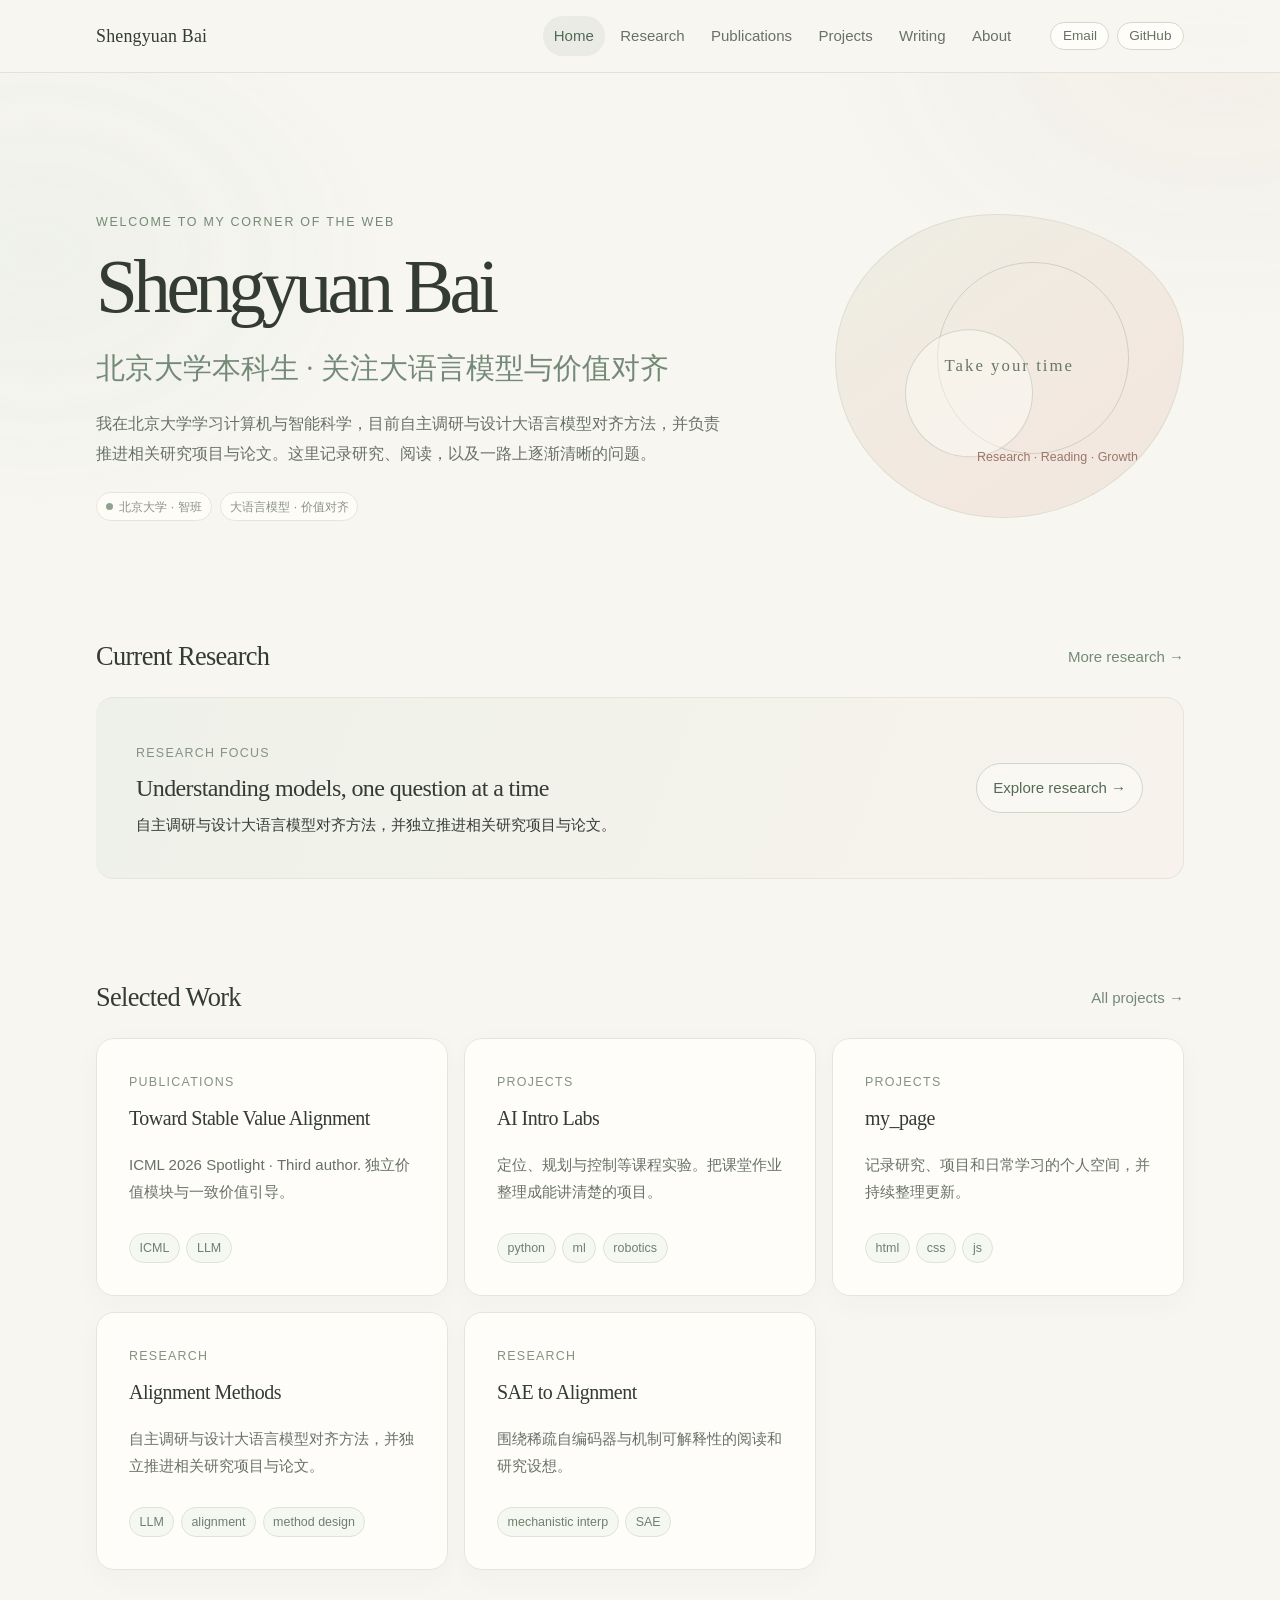
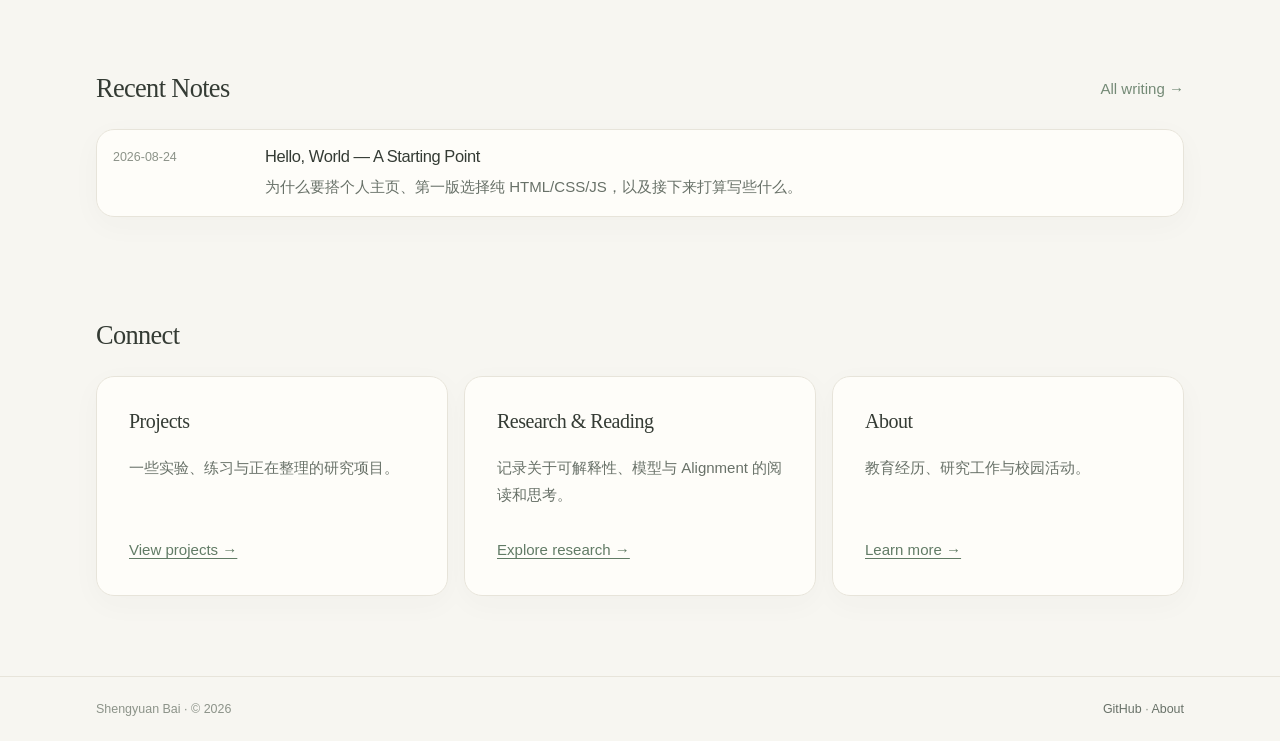
<file: index.html>
<!DOCTYPE html>
<html lang="zh-CN">
  <head>
    <meta charset="utf-8" />
    <meta name="viewport" content="width=device-width, initial-scale=1" />
    <title>Shengyuan Bai | Personal Website</title>
    <meta name="description" content="Shengyuan Bai's personal website: research, projects, and notes on AI alignment." />
    <link rel="icon" href="assets/favicon.svg" type="image/svg+xml" />
    <link rel="stylesheet" href="css/tokens.css" />
    <link rel="stylesheet" href="css/base.css" />
    <link rel="stylesheet" href="css/components.css" />
  </head>
  <body>
    <a class="skip-link" href="#main">Skip to content</a>
    <header class="site-header">
      <div class="wrap topbar">
        <a class="brand" href="index.html">Shengyuan Bai</a>
        <nav class="crumb-nav" data-nav aria-label="Main navigation">
          <a href="index.html">Home</a>
          <span class="sep">/</span>
          <a href="research.html">Research</a>
          <span class="sep">/</span>
          <a href="publications.html">Publications</a>
          <span class="sep">/</span>
          <a href="projects.html">Projects</a>
          <span class="sep">/</span>
          <a href="blog/index.html">Writing</a>
          <span class="sep">/</span>
          <a href="resume.html">About</a>
        </nav>
        <div class="header-links">
          <a class="header-button" href="mailto:2500013113@stu.pku.edu.com">Email</a>
          <a class="header-button" href="https://github.com/Aquarius-bsy" rel="noopener noreferrer">GitHub</a>
        </div>
      </div>
    </header>

    <main id="main">
      <div class="wrap">
        <section class="hero" aria-labelledby="whoami">
          <div class="hero-copy">
            <p class="hero-eyebrow">Welcome to my corner of the web</p>
            <h1 class="hero-name">Shengyuan Bai</h1>
            <p class="hero-line" id="whoami">北京大学本科生 · 关注大语言模型与价值对齐</p>
            <p class="lede">
              我在北京大学学习计算机与智能科学，目前自主调研与设计大语言模型对齐方法，并负责推进相关研究项目与论文。这里记录研究、阅读，以及一路上逐渐清晰的问题。
            </p>
            <div class="meta-row">
              <span class="pill"><span class="dot"></span> 北京大学 · 智班</span>
              <span class="pill">大语言模型 · 价值对齐</span>
            </div>
          </div>
          <div class="hero-aside" aria-hidden="true"><span>Take your time</span><small>Research · Reading · Growth</small></div>
        </section>

        <section class="section" aria-labelledby="research-title">
          <div class="section-head">
            <h2 id="research-title">Current Research</h2>
            <a href="research.html">More research →</a>
          </div>
          <div class="research-intro">
            <div>
              <span class="kicker">Research Focus</span>
              <h3>Understanding models, one question at a time</h3>
              <p>自主调研与设计大语言模型对齐方法，并独立推进相关研究项目与论文。</p>
            </div>
            <a class="button-link" href="research.html">Explore research →</a>
          </div>
        </section>

        <section class="section" aria-labelledby="projects-title">
          <div class="section-head">
            <h2 id="projects-title">Selected Work</h2>
            <a href="projects.html">All projects →</a>
          </div>
          <div class="grid">
            <a class="card" href="publications.html">
              <span class="kicker">Publications</span>
              <h3>Toward Stable Value Alignment</h3>
              <p>ICML 2026 Spotlight · Third author. 独立价值模块与一致价值引导。</p>
              <div class="tags"><span class="tag">ICML</span><span class="tag">LLM</span></div>
            </a>
            <a class="card" href="https://github.com/Aquarius-bsy/AI_Intro" rel="noopener noreferrer">
              <span class="kicker">Projects</span>
              <h3>AI Intro Labs</h3>
              <p>定位、规划与控制等课程实验。把课堂作业整理成能讲清楚的项目。</p>
              <div class="tags"><span class="tag">python</span><span class="tag">ml</span><span class="tag">robotics</span></div>
            </a>
            <a class="card" href="projects.html">
              <span class="kicker">Projects</span>
              <h3>my_page</h3>
              <p>记录研究、项目和日常学习的个人空间，并持续整理更新。</p>
              <div class="tags"><span class="tag">html</span><span class="tag">css</span><span class="tag">js</span></div>
            </a>
            <a class="card" href="research.html">
              <span class="kicker">Research</span>
              <h3>Alignment Methods</h3>
              <p>自主调研与设计大语言模型对齐方法，并独立推进相关研究项目与论文。</p>
              <div class="tags"><span class="tag">LLM</span><span class="tag">alignment</span><span class="tag">method design</span></div>
            </a>
            <a class="card" href="research.html">
              <span class="kicker">Research</span>
              <h3>SAE to Alignment</h3>
              <p>围绕稀疏自编码器与机制可解释性的阅读和研究设想。</p>
              <div class="tags"><span class="tag">mechanistic interp</span><span class="tag">SAE</span></div>
            </a>
          </div>
        </section>

        <section class="section" aria-labelledby="blog-title">
          <div class="section-head">
            <h2 id="blog-title">Recent Notes</h2>
            <a href="blog/index.html">All writing →</a>
          </div>
          <div class="post-list" data-post-list data-limit="2" data-base="blog/"></div>
        </section>

        <section class="section" aria-labelledby="links-title">
          <div class="section-head">
            <h2 id="links-title">Connect</h2>
          </div>
          <div class="grid">
            <article class="card">
              <h3>Projects</h3>
              <p>一些实验、练习与正在整理的研究项目。</p>
              <a href="projects.html">View projects →</a>
            </article>
            <article class="card">
              <h3>Research & Reading</h3>
              <p>记录关于可解释性、模型与 Alignment 的阅读和思考。</p>
              <a href="research.html">Explore research →</a>
            </article>
            <article class="card">
              <h3>About</h3>
              <p>教育经历、研究工作与校园活动。</p>
              <a href="resume.html">Learn more →</a>
            </article>
          </div>
        </section>
      </div>
    </main>

    <footer class="site-footer">
      <div class="wrap statusline">
        <span>Shengyuan Bai · © <span data-year>2026</span></span>
        <span>
          <a href="https://github.com/Aquarius-bsy" rel="noopener noreferrer">GitHub</a>
          ·
          <a href="resume.html">About</a>
        </span>
      </div>
    </footer>

    <script src="js/posts.js"></script>
    <script src="js/main.js"></script>
  </body>
</html>
</file>
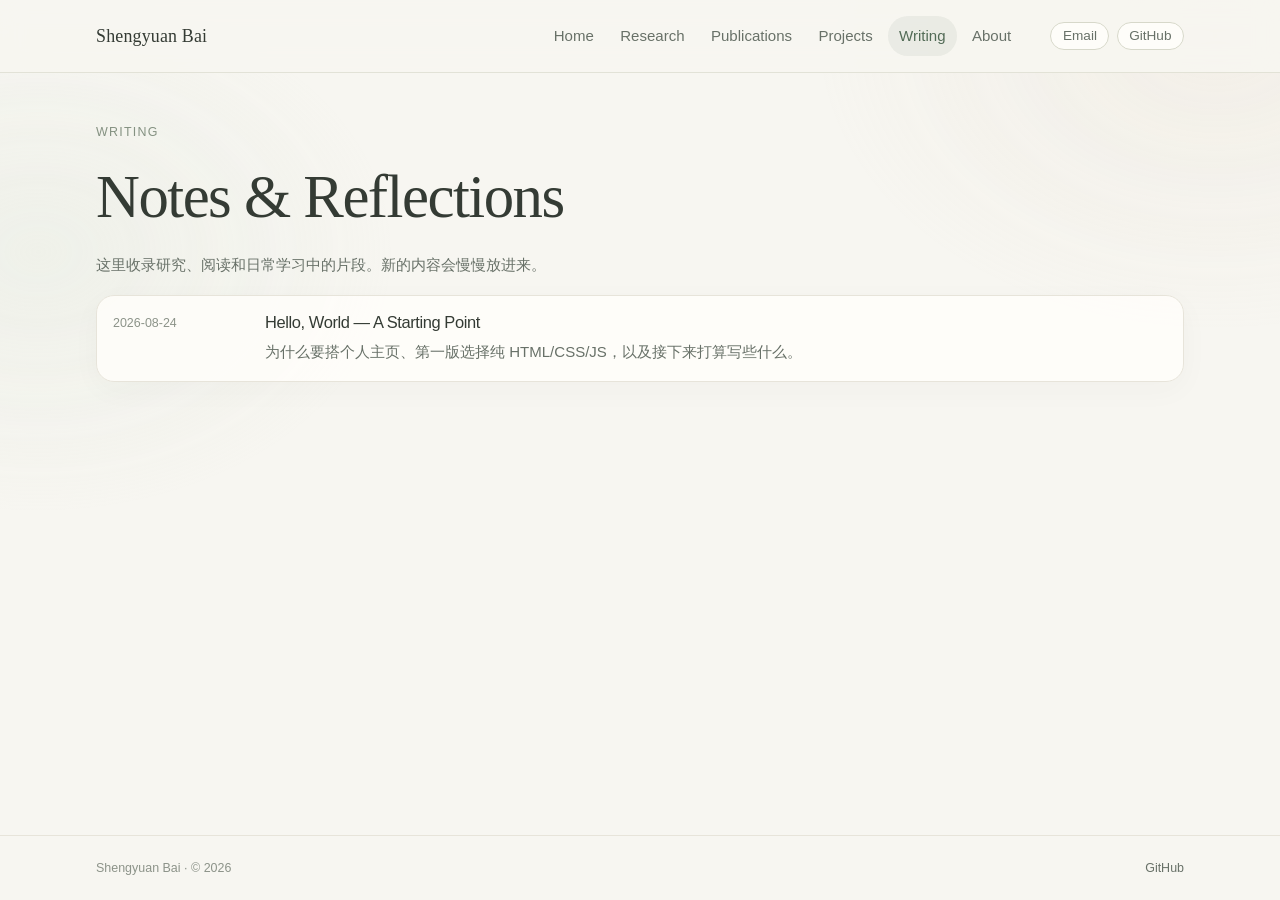
<file: blog/index.html>
<!DOCTYPE html>
<html lang="zh-CN">
  <head>
    <meta charset="utf-8" />
    <meta name="viewport" content="width=device-width, initial-scale=1" />
    <title>Shengyuan Bai | Writing</title>
    <meta name="description" content="Research, reading, and learning notes by Shengyuan Bai." />
    <link rel="icon" href="../assets/favicon.svg" type="image/svg+xml" />
    <link rel="stylesheet" href="../css/tokens.css" />
    <link rel="stylesheet" href="../css/base.css" />
    <link rel="stylesheet" href="../css/components.css" />
  </head>
  <body>
    <a class="skip-link" href="#main">Skip to content</a>
    <header class="site-header">
      <div class="wrap topbar">
        <a class="brand" href="../index.html">Shengyuan Bai</a>
        <nav class="crumb-nav" data-nav aria-label="Main navigation">
          <a href="../index.html">Home</a>
          <span class="sep">/</span>
          <a href="../research.html">Research</a>
          <span class="sep">/</span>
          <a href="../publications.html">Publications</a>
          <span class="sep">/</span>
          <a href="../projects.html">Projects</a>
          <span class="sep">/</span>
          <a href="index.html">Writing</a>
          <span class="sep">/</span>
          <a href="../resume.html">About</a>
        </nav>
        <div class="header-links">
          <a class="header-button" href="mailto:2500013113@stu.pku.edu.com">Email</a>
          <a class="header-button" href="https://github.com/Aquarius-bsy" rel="noopener noreferrer">GitHub</a>
        </div>
      </div>
    </header>

    <main id="main">
      <div class="wrap">
        <p class="kicker">Writing</p>
        <h1>Notes & Reflections</h1>
        <p class="lede">
          这里收录研究、阅读和日常学习中的片段。新的内容会慢慢放进来。
        </p>
        <div class="post-list" data-post-list></div>
      </div>
    </main>

    <footer class="site-footer">
      <div class="wrap statusline">
        <span>Shengyuan Bai · © <span data-year>2026</span></span>
        <span>
          <a href="https://github.com/Aquarius-bsy" rel="noopener noreferrer">GitHub</a>
        </span>
      </div>
    </footer>

    <script src="../js/posts.js"></script>
    <script src="../js/main.js"></script>
  </body>
</html>
</file>
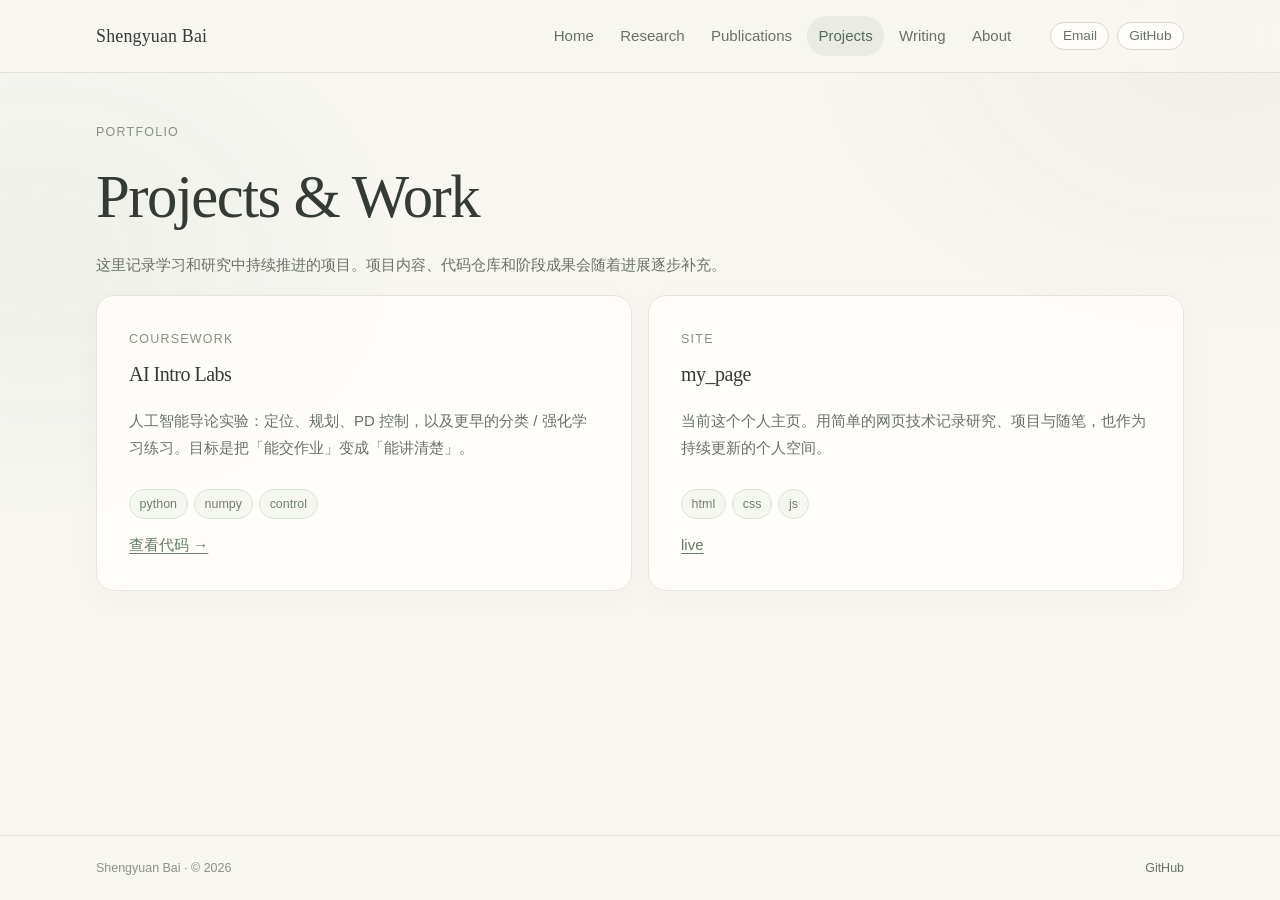
<file: projects.html>
<!DOCTYPE html>
<html lang="zh-CN">
  <head>
    <meta charset="utf-8" />
    <meta name="viewport" content="width=device-width, initial-scale=1" />
    <title>Shengyuan Bai | Projects</title>
    <meta name="description" content="Research and project portfolio of Shengyuan Bai." />
    <link rel="icon" href="assets/favicon.svg" type="image/svg+xml" />
    <link rel="stylesheet" href="css/tokens.css" />
    <link rel="stylesheet" href="css/base.css" />
    <link rel="stylesheet" href="css/components.css" />
  </head>
  <body>
    <a class="skip-link" href="#main">Skip to content</a>
    <header class="site-header">
      <div class="wrap topbar">
        <a class="brand" href="index.html">Shengyuan Bai</a>
        <nav class="crumb-nav" data-nav aria-label="Main navigation">
          <a href="index.html">Home</a>
          <span class="sep">/</span>
          <a href="research.html">Research</a>
          <span class="sep">/</span>
          <a href="publications.html">Publications</a>
          <span class="sep">/</span>
          <a href="projects.html">Projects</a>
          <span class="sep">/</span>
          <a href="blog/index.html">Writing</a>
          <span class="sep">/</span>
          <a href="resume.html">About</a>
        </nav>
        <div class="header-links">
          <a class="header-button" href="mailto:2500013113@stu.pku.edu.com">Email</a>
          <a class="header-button" href="https://github.com/Aquarius-bsy" rel="noopener noreferrer">GitHub</a>
        </div>
      </div>
    </header>

    <main id="main">
      <div class="wrap">
        <p class="kicker">Portfolio</p>
        <h1>Projects & Work</h1>
        <p class="lede">
          这里记录学习和研究中持续推进的项目。项目内容、代码仓库和阶段成果会随着进展逐步补充。
        </p>

        <div class="grid">
          <article class="card">
            <span class="kicker">coursework</span>
            <h3>AI Intro Labs</h3>
            <p>
              人工智能导论实验：定位、规划、PD 控制，以及更早的分类 / 强化学习练习。目标是把「能交作业」变成「能讲清楚」。
            </p>
            <div class="tags">
              <span class="tag">python</span>
              <span class="tag">numpy</span>
              <span class="tag">control</span>
            </div>
            <p>
              <a href="https://github.com/Aquarius-bsy/AI_Intro" rel="noopener noreferrer">查看代码 →</a>
            </p>
          </article>

          <article class="card">
            <span class="kicker">site</span>
            <h3>my_page</h3>
            <p>
              当前这个个人主页。用简单的网页技术记录研究、项目与随笔，也作为持续更新的个人空间。
            </p>
            <div class="tags">
              <span class="tag">html</span>
              <span class="tag">css</span>
              <span class="tag">js</span>
            </div>
            <p>
              <a href="index.html">live</a>
            </p>
          </article>
        </div>
      </div>
    </main>

    <footer class="site-footer">
      <div class="wrap statusline">
        <span>Shengyuan Bai · © <span data-year>2026</span></span>
        <span>
          <a href="https://github.com/Aquarius-bsy" rel="noopener noreferrer">GitHub</a>
        </span>
      </div>
    </footer>

    <script src="js/posts.js"></script>
    <script src="js/main.js"></script>
  </body>
</html>
</file>
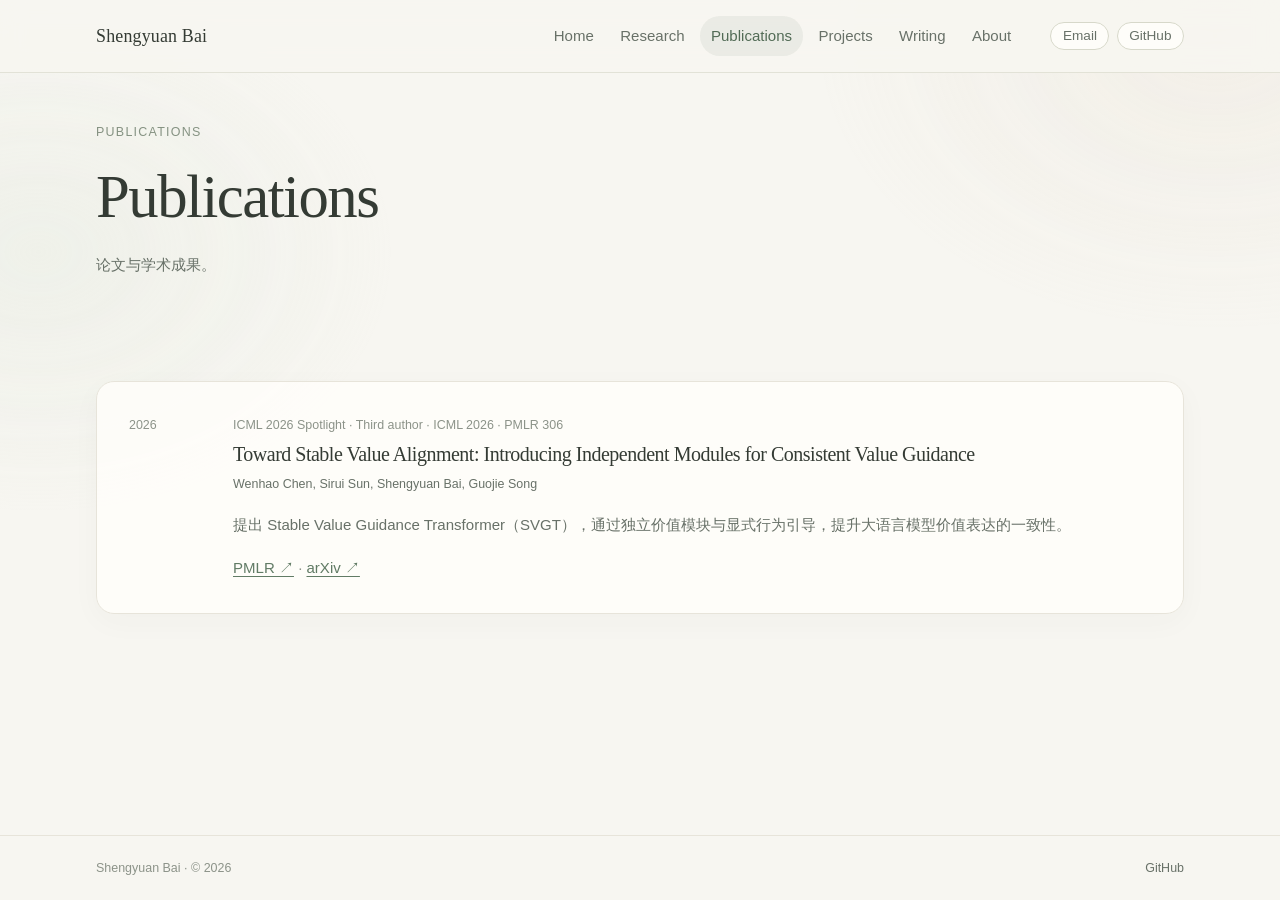
<file: publications.html>
<!DOCTYPE html>
<html lang="zh-CN">
  <head>
    <meta charset="utf-8" />
    <meta name="viewport" content="width=device-width, initial-scale=1" />
    <title>Shengyuan Bai | Publications</title>
    <meta name="description" content="Publications by Shengyuan Bai." />
    <link rel="icon" href="assets/favicon.svg" type="image/svg+xml" />
    <link rel="stylesheet" href="css/tokens.css" />
    <link rel="stylesheet" href="css/base.css" />
    <link rel="stylesheet" href="css/components.css" />
  </head>
  <body>
    <a class="skip-link" href="#main">Skip to content</a>
    <header class="site-header">
      <div class="wrap topbar">
        <a class="brand" href="index.html">Shengyuan Bai</a>
        <nav class="crumb-nav" data-nav aria-label="Main navigation">
          <a href="index.html">Home</a><span class="sep">/</span>
          <a href="research.html">Research</a><span class="sep">/</span>
          <a href="publications.html">Publications</a><span class="sep">/</span>
          <a href="projects.html">Projects</a><span class="sep">/</span>
          <a href="blog/index.html">Writing</a><span class="sep">/</span>
          <a href="resume.html">About</a>
        </nav>
        <div class="header-links">
          <a class="header-button" href="mailto:2500013113@stu.pku.edu.com">Email</a>
          <a class="header-button" href="https://github.com/Aquarius-bsy" rel="noopener noreferrer">GitHub</a>
        </div>
      </div>
    </header>

    <main id="main">
      <div class="wrap">
        <p class="kicker">Publications</p>
        <h1>Publications</h1>
        <p class="lede article-lede">论文与学术成果。</p>
        <section class="section" aria-label="Publication list">
          <div class="publication-list" data-publication-list></div>
        </section>
      </div>
    </main>

    <footer class="site-footer">
      <div class="wrap statusline">
        <span>Shengyuan Bai · © <span data-year>2026</span></span>
        <span><a href="https://github.com/Aquarius-bsy" rel="noopener noreferrer">GitHub</a></span>
      </div>
    </footer>

    <script src="js/publications.js"></script>
    <script src="js/posts.js"></script>
    <script src="js/main.js"></script>
  </body>
</html>
</file>
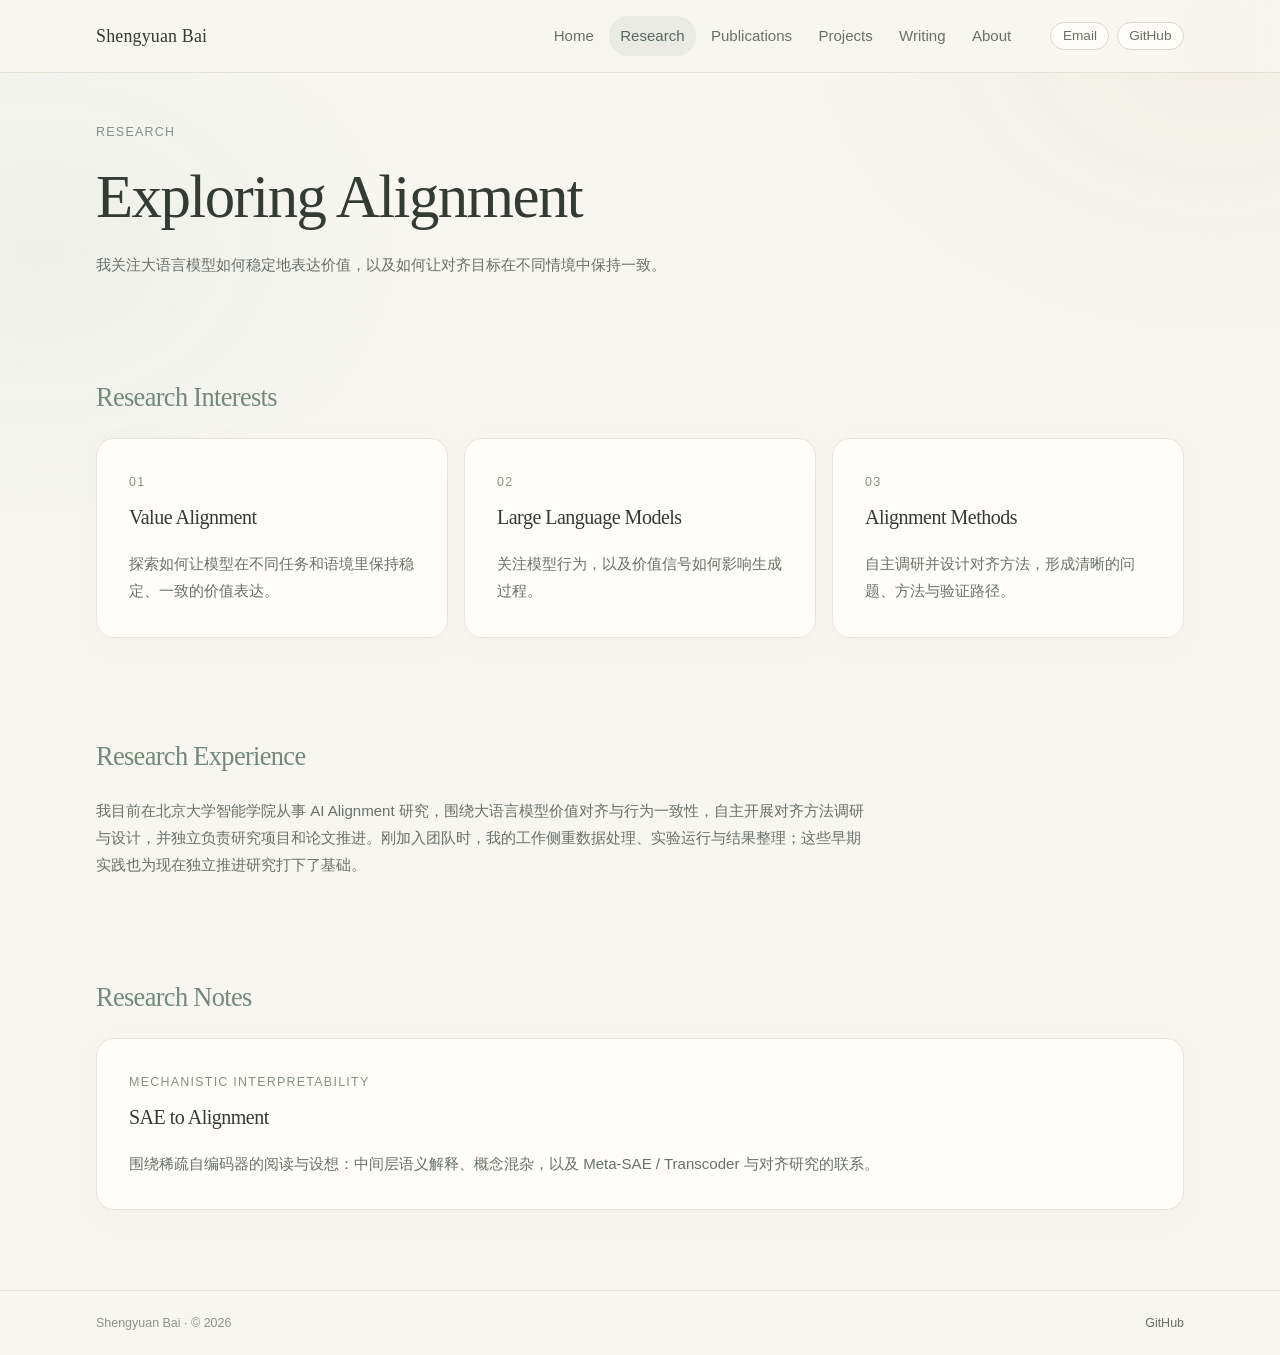
<file: research.html>
<!DOCTYPE html>
<html lang="zh-CN">
  <head>
    <meta charset="utf-8" />
    <meta name="viewport" content="width=device-width, initial-scale=1" />
    <title>Shengyuan Bai | Research</title>
    <meta name="description" content="Research interests and experience of Shengyuan Bai in large language model alignment." />
    <link rel="icon" href="assets/favicon.svg" type="image/svg+xml" />
    <link rel="stylesheet" href="css/tokens.css" />
    <link rel="stylesheet" href="css/base.css" />
    <link rel="stylesheet" href="css/components.css" />
  </head>
  <body>
    <a class="skip-link" href="#main">Skip to content</a>
    <header class="site-header">
      <div class="wrap topbar">
        <a class="brand" href="index.html">Shengyuan Bai</a>
        <nav class="crumb-nav" data-nav aria-label="Main navigation">
          <a href="index.html">Home</a><span class="sep">/</span>
          <a href="research.html">Research</a><span class="sep">/</span>
          <a href="publications.html">Publications</a><span class="sep">/</span>
          <a href="projects.html">Projects</a><span class="sep">/</span>
          <a href="blog/index.html">Writing</a><span class="sep">/</span>
          <a href="resume.html">About</a>
        </nav>
        <div class="header-links">
          <a class="header-button" href="mailto:2500013113@stu.pku.edu.com">Email</a>
          <a class="header-button" href="https://github.com/Aquarius-bsy" rel="noopener noreferrer">GitHub</a>
        </div>
      </div>
    </header>

    <main id="main">
      <div class="wrap">
        <p class="kicker">Research</p>
        <h1>Exploring Alignment</h1>
        <p class="lede article-lede">我关注大语言模型如何稳定地表达价值，以及如何让对齐目标在不同情境中保持一致。</p>

        <section class="section research-block" aria-labelledby="focus-title">
          <div class="section-head"><h2 id="focus-title">Research Interests</h2></div>
          <div class="focus-grid">
            <article class="card"><span class="kicker">01</span><h3>Value Alignment</h3><p>探索如何让模型在不同任务和语境里保持稳定、一致的价值表达。</p></article>
            <article class="card"><span class="kicker">02</span><h3>Large Language Models</h3><p>关注模型行为，以及价值信号如何影响生成过程。</p></article>
            <article class="card"><span class="kicker">03</span><h3>Alignment Methods</h3><p>自主调研并设计对齐方法，形成清晰的问题、方法与验证路径。</p></article>
          </div>
        </section>

        <section class="section research-block" aria-labelledby="experience-title">
          <div class="section-head"><h2 id="experience-title">Research Experience</h2></div>
          <p class="lede article-lede">我目前在北京大学智能学院从事 AI Alignment 研究，围绕大语言模型价值对齐与行为一致性，自主开展对齐方法调研与设计，并独立负责研究项目和论文推进。刚加入团队时，我的工作侧重数据处理、实验运行与结果整理；这些早期实践也为现在独立推进研究打下了基础。</p>
        </section>

        <section class="section research-block" aria-labelledby="notes-title">
          <div class="section-head"><h2 id="notes-title">Research Notes</h2></div>
          <article class="card">
            <span class="kicker">Mechanistic Interpretability</span>
            <h3>SAE to Alignment</h3>
            <p>围绕稀疏自编码器的阅读与设想：中间层语义解释、概念混杂，以及 Meta-SAE / Transcoder 与对齐研究的联系。</p>
          </article>
        </section>

      </div>
    </main>

    <footer class="site-footer"><div class="wrap statusline"><span>Shengyuan Bai · © <span data-year>2026</span></span><span><a href="https://github.com/Aquarius-bsy" rel="noopener noreferrer">GitHub</a></span></div></footer>
    <script src="js/posts.js"></script>
    <script src="js/main.js"></script>
  </body>
</html>
</file>
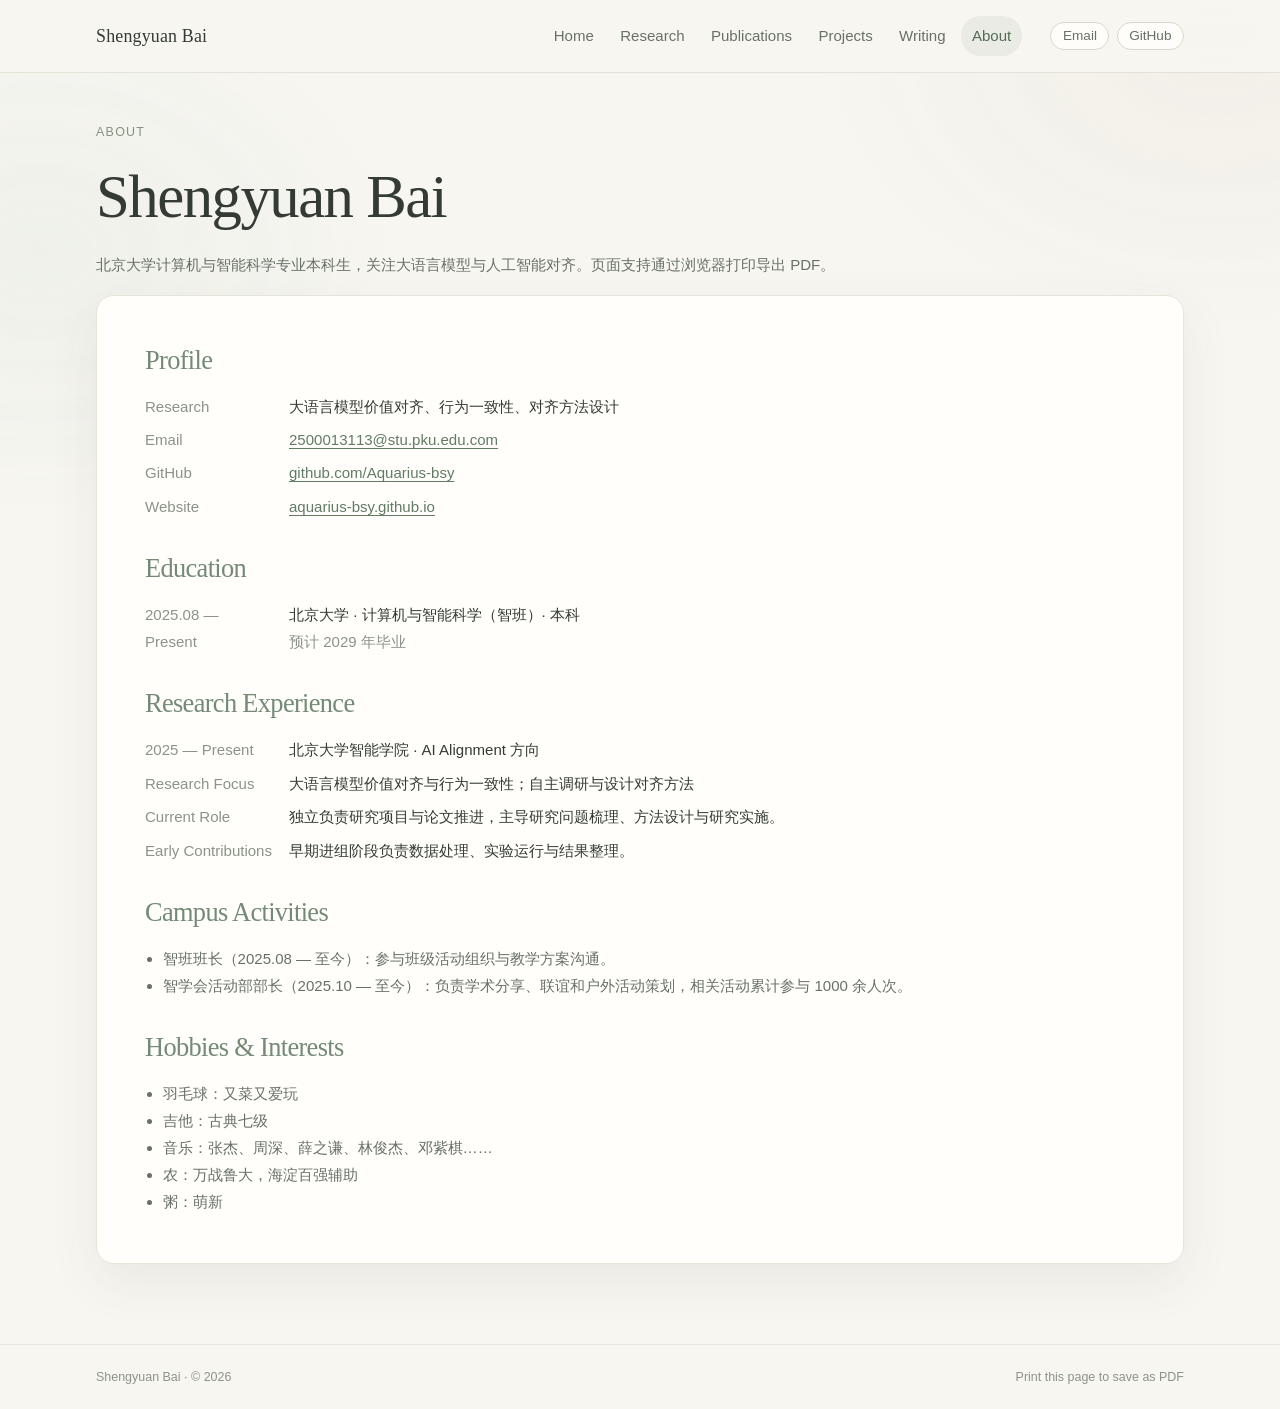
<file: resume.html>
<!DOCTYPE html>
<html lang="zh-CN">
  <head>
    <meta charset="utf-8" />
    <meta name="viewport" content="width=device-width, initial-scale=1" />
    <title>Shengyuan Bai | About</title>
    <meta name="description" content="Education, research, campus activities, and interests of Shengyuan Bai." />
    <link rel="icon" href="assets/favicon.svg" type="image/svg+xml" />
    <link rel="stylesheet" href="css/tokens.css" />
    <link rel="stylesheet" href="css/base.css" />
    <link rel="stylesheet" href="css/components.css" />
  </head>
  <body class="page-resume">
    <a class="skip-link" href="#main">Skip to content</a>
    <header class="site-header">
      <div class="wrap topbar">
        <a class="brand" href="index.html">Shengyuan Bai</a>
        <nav class="crumb-nav" data-nav aria-label="Main navigation">
          <a href="index.html">Home</a>
          <span class="sep">/</span>
          <a href="research.html">Research</a>
          <span class="sep">/</span>
          <a href="publications.html">Publications</a>
          <span class="sep">/</span>
          <a href="projects.html">Projects</a>
          <span class="sep">/</span>
          <a href="blog/index.html">Writing</a>
          <span class="sep">/</span>
          <a href="resume.html">About</a>
        </nav>
        <div class="header-links">
          <a class="header-button" href="mailto:2500013113@stu.pku.edu.com">Email</a>
          <a class="header-button" href="https://github.com/Aquarius-bsy" rel="noopener noreferrer">GitHub</a>
        </div>
      </div>
    </header>

    <main id="main">
      <div class="wrap">
        <p class="kicker no-print">About</p>
        <h1>Shengyuan Bai</h1>
        <p class="lede no-print">
          北京大学计算机与智能科学专业本科生，关注大语言模型与人工智能对齐。页面支持通过浏览器打印导出 PDF。
        </p>

        <div class="resume-paper resume">
            <section class="resume-block">
              <h2>Profile</h2>
              <dl>
                <dt>Research</dt>
                <dd>大语言模型价值对齐、行为一致性、对齐方法设计</dd>
                <dt>Email</dt>
                <dd><a href="mailto:2500013113@stu.pku.edu.com">2500013113@stu.pku.edu.com</a></dd>
                <dt>GitHub</dt>
                <dd><a href="https://github.com/Aquarius-bsy" rel="noopener noreferrer">github.com/Aquarius-bsy</a></dd>
                <dt>Website</dt>
                <dd><a href="https://aquarius-bsy.github.io/">aquarius-bsy.github.io</a></dd>
              </dl>
            </section>

            <section class="resume-block">
              <h2>Education</h2>
              <dl>
                <dt>2025.08 — Present</dt>
                <dd>
                  北京大学 · 计算机与智能科学（智班）· 本科
                  <div class="muted">预计 2029 年毕业</div>
                </dd>
              </dl>
            </section>

            <section class="resume-block">
              <h2>Research Experience</h2>
              <dl>
                <dt>2025 — Present</dt>
                <dd>北京大学智能学院 · AI Alignment 方向</dd>
                <dt>Research Focus</dt>
                <dd>大语言模型价值对齐与行为一致性；自主调研与设计对齐方法</dd>
                <dt>Current Role</dt>
                <dd>独立负责研究项目与论文推进，主导研究问题梳理、方法设计与研究实施。</dd>
                <dt>Early Contributions</dt>
                <dd>早期进组阶段负责数据处理、实验运行与结果整理。</dd>
              </dl>
            </section>

            <section class="resume-block">
              <h2>Campus Activities</h2>
              <ul>
                <li>智班班长（2025.08 — 至今）：参与班级活动组织与教学方案沟通。</li>
                <li>智学会活动部部长（2025.10 — 至今）：负责学术分享、联谊和户外活动策划，相关活动累计参与 1000 余人次。</li>
              </ul>
            </section>

            <section class="resume-block">
              <h2>Hobbies & Interests</h2>
              <ul>
                <li>羽毛球：又菜又爱玩</li>
                <li>吉他：古典七级</li>
                <li>音乐：张杰、周深、薛之谦、林俊杰、邓紫棋……</li>
                <li>农：万战鲁大，海淀百强辅助</li>
                <li>粥：萌新</li>
              </ul>
            </section>
        </div>
      </div>
    </main>

    <footer class="site-footer">
      <div class="wrap statusline">
        <span>Shengyuan Bai · © <span data-year>2026</span></span>
        <span class="no-print">Print this page to save as PDF</span>
      </div>
    </footer>

    <script src="js/posts.js"></script>
    <script src="js/main.js"></script>
  </body>
</html>
</file>
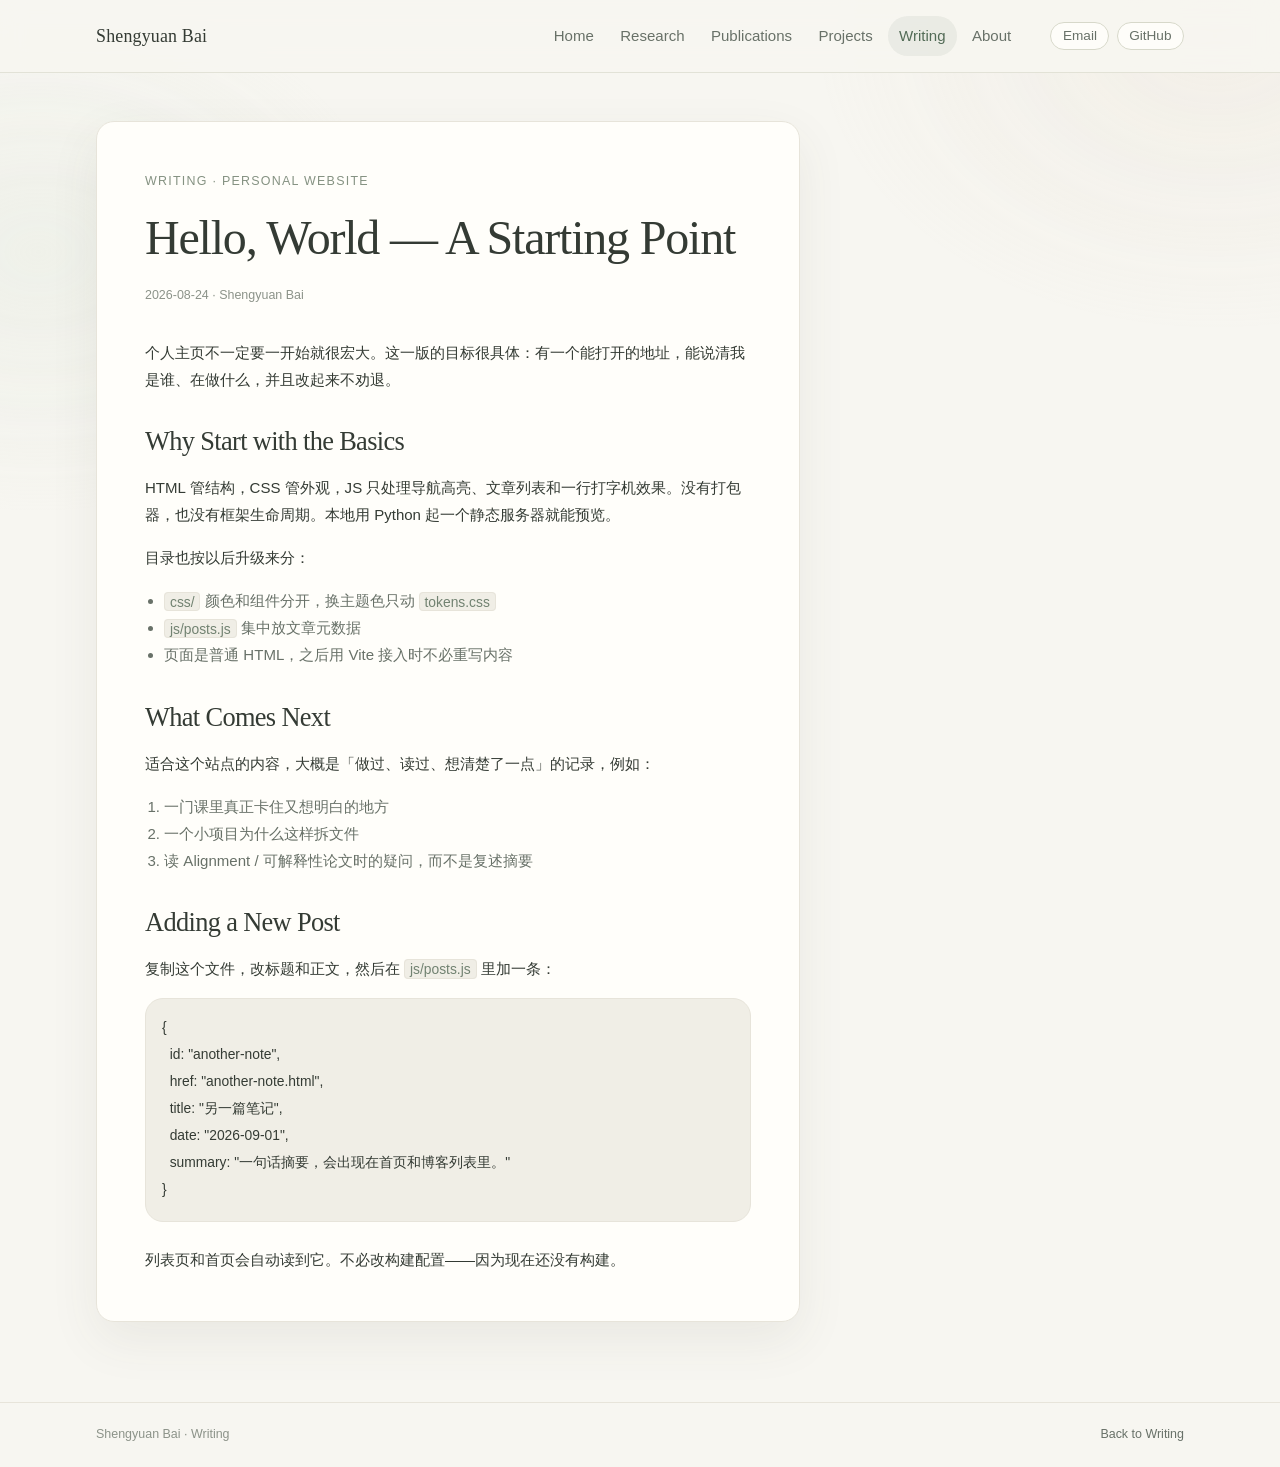
<file: blog/hello-world.html>
<!DOCTYPE html>
<html lang="zh-CN">
  <head>
    <meta charset="utf-8" />
    <meta name="viewport" content="width=device-width, initial-scale=1" />
    <title>Hello, World — A Starting Point | Shengyuan Bai</title>
    <meta
      name="description"
      content="为什么要搭个人主页、第一版选择纯 HTML/CSS/JS，以及接下来打算写些什么。"
    />
    <link rel="icon" href="../assets/favicon.svg" type="image/svg+xml" />
    <link rel="stylesheet" href="../css/tokens.css" />
    <link rel="stylesheet" href="../css/base.css" />
    <link rel="stylesheet" href="../css/components.css" />
  </head>
  <body>
    <a class="skip-link" href="#main">Skip to content</a>
    <header class="site-header">
      <div class="wrap topbar">
        <a class="brand" href="../index.html">Shengyuan Bai</a>
        <nav class="crumb-nav" data-nav aria-label="Main navigation">
          <a href="../index.html">Home</a>
          <span class="sep">/</span>
          <a href="../research.html">Research</a>
          <span class="sep">/</span>
          <a href="../publications.html">Publications</a>
          <span class="sep">/</span>
          <a href="../projects.html">Projects</a>
          <span class="sep">/</span>
          <a href="index.html">Writing</a>
          <span class="sep">/</span>
          <a href="../resume.html">About</a>
        </nav>
        <div class="header-links">
          <a class="header-button" href="mailto:2500013113@stu.pku.edu.com">Email</a>
          <a class="header-button" href="https://github.com/Aquarius-bsy" rel="noopener noreferrer">GitHub</a>
        </div>
      </div>
    </header>

    <main id="main">
      <div class="wrap">
        <article class="article">
          <header>
            <p class="kicker">Writing · Personal Website</p>
            <h1>Hello, World — A Starting Point</h1>
            <p class="byline">
              <time datetime="2026-08-24">2026-08-24</time>
              · Shengyuan Bai
            </p>
          </header>

          <p>
            个人主页不一定要一开始就很宏大。这一版的目标很具体：有一个能打开的地址，能说清我是谁、在做什么，并且改起来不劝退。
          </p>

          <h2>Why Start with the Basics</h2>
          <p>
            HTML 管结构，CSS 管外观，JS 只处理导航高亮、文章列表和一行打字机效果。没有打包器，也没有框架生命周期。本地用 Python 起一个静态服务器就能预览。
          </p>
          <p>目录也按以后升级来分：</p>
          <ul>
            <li><code>css/</code> 颜色和组件分开，换主题色只动 <code>tokens.css</code></li>
            <li><code>js/posts.js</code> 集中放文章元数据</li>
            <li>页面是普通 HTML，之后用 Vite 接入时不必重写内容</li>
          </ul>

          <h2>What Comes Next</h2>
          <p>适合这个站点的内容，大概是「做过、读过、想清楚了一点」的记录，例如：</p>
          <ol>
            <li>一门课里真正卡住又想明白的地方</li>
            <li>一个小项目为什么这样拆文件</li>
            <li>读 Alignment / 可解释性论文时的疑问，而不是复述摘要</li>
          </ol>

          <h2>Adding a New Post</h2>
          <p>复制这个文件，改标题和正文，然后在 <code>js/posts.js</code> 里加一条：</p>
          <pre><code>{
  id: "another-note",
  href: "another-note.html",
  title: "另一篇笔记",
  date: "2026-09-01",
  summary: "一句话摘要，会出现在首页和博客列表里。"
}</code></pre>
          <p>
            列表页和首页会自动读到它。不必改构建配置——因为现在还没有构建。
          </p>
        </article>
      </div>
    </main>

    <footer class="site-footer">
      <div class="wrap statusline">
        <span>Shengyuan Bai · Writing</span>
        <a href="index.html">Back to Writing</a>
      </div>
    </footer>

    <script src="../js/posts.js"></script>
    <script src="../js/main.js"></script>
  </body>
</html>
</file>
<file: css/tokens.css>
:root {
  --bg: #f7f6f1;
  --bg-panel: #fffefa;
  --bg-raised: #eeefe8;
  --bg-code: #f0eee6;
  --line: #e7e4da;
  --line-strong: #d7d8ca;
  --fg: #343b34;
  --fg-dim: #687168;
  --fg-mute: #8c9389;
  --accent: #748a76;
  --accent-2: #bd8275;
  --accent-dim: rgb(116 138 118 / 10%);
  --warn: #b38c5b;
  --prompt: var(--accent);
  --focus: #b47769;
  --shadow: 0 18px 50px rgb(76 73 59 / 8%);

  --font: -apple-system, BlinkMacSystemFont, "Segoe UI", "PingFang SC", "Hiragino Sans GB", "Microsoft YaHei", sans-serif;
  --font-display: "Iowan Old Style", "Palatino Linotype", "Book Antiqua", "Songti SC", Georgia, serif;
  --fs-0: 0.78rem;
  --fs-1: 0.94rem;
  --fs-2: 1.03rem;
  --fs-3: 1.2rem;
  --fs-4: 1.65rem;
  --fs-5: 2.5rem;
  --lh: 1.8;
  --measure: 68rem;
  --article: 44rem;

  --space-1: 0.25rem;
  --space-2: 0.5rem;
  --space-3: 0.75rem;
  --space-4: 1rem;
  --space-5: 1.5rem;
  --space-6: 2rem;
  --space-7: 3rem;
  --space-8: 5rem;

  --radius: 18px;
  --header-h: 4.5rem;
  --footer-h: 4rem;
}
</file>
<file: css/base.css>
*,
*::before,
*::after {
  box-sizing: border-box;
}

html {
  color-scheme: light;
  scroll-behavior: smooth;
}

html,
body {
  margin: 0;
  min-height: 100%;
}

body {
  font-family: var(--font);
  font-size: var(--fs-1);
  line-height: var(--lh);
  color: var(--fg);
  background: var(--bg);
  min-height: 100vh;
  display: flex;
  flex-direction: column;
}

body::before {
  content: "";
  pointer-events: none;
  position: fixed;
  inset: 0;
  z-index: 0;
  background:
    radial-gradient(ellipse 34rem 25rem at 95% 4%, rgb(223 208 190 / 20%), transparent 75%),
    radial-gradient(ellipse 30rem 22rem at 3% 28%, rgb(215 225 211 / 27%), transparent 75%);
  opacity: 0.9;
}

img,
svg {
  display: block;
  max-width: 100%;
}

a {
  color: #617b65;
  text-decoration-thickness: 1px;
  text-underline-offset: 0.2em;
}

a:hover {
  color: #9d665c;
}

:focus-visible {
  outline: 2px solid var(--focus);
  outline-offset: 3px;
}

.skip-link {
  position: absolute;
  left: var(--space-4);
  top: -100px;
  z-index: 20;
  padding: var(--space-2) var(--space-3);
  background: var(--bg-panel);
  border: 1px solid var(--line);
  color: var(--fg);
}

.skip-link:focus {
  top: var(--space-2);
}

.wrap {
  width: min(100% - 2rem, var(--measure));
  margin-inline: auto;
}

main {
  position: relative;
  z-index: 1;
  flex: 1;
  padding: var(--space-7) 0 var(--space-8);
}

.lede {
  color: var(--fg-dim);
  max-width: 52rem;
}

.muted {
  color: var(--fg-mute);
}

h1,
h2,
h3 {
  font-weight: 500;
  line-height: 1.25;
  letter-spacing: -0.025em;
}

h1 {
  font-family: var(--font-display);
  font-size: clamp(2.25rem, 5vw, 3.8rem);
  margin: 0 0 var(--space-4);
}

h2 {
  font-family: var(--font-display);
  font-size: var(--fs-4);
  margin: 0 0 var(--space-4);
}

h3 {
  font-size: var(--fs-2);
  margin: 0 0 var(--space-2);
}

p {
  margin: 0 0 var(--space-4);
}

p:last-child {
  margin-bottom: 0;
}

code {
  font-family: var(--font);
  font-size: 0.92em;
}

.cmd {
  display: flex;
  flex-wrap: wrap;
  align-items: baseline;
  gap: 0.6rem 0.85rem;
  margin: 0 0 var(--space-4);
  color: var(--fg);
  font-family: var(--font-display);
  font-size: var(--fs-4);
}

.cmd .prompt {
  display: none;
}

.section {
  margin-top: clamp(3.5rem, 8vw, 6.5rem);
}

.section-head {
  display: flex;
  flex-wrap: wrap;
  align-items: baseline;
  justify-content: space-between;
  gap: var(--space-3);
  margin-bottom: var(--space-5);
}

.kicker {
  color: var(--accent);
  font-size: var(--fs-0);
  letter-spacing: 0.12em;
  text-transform: uppercase;
}

@media (prefers-reduced-motion: reduce) {
  html {
    scroll-behavior: auto;
  }

  *,
  *::before,
  *::after {
    animation: none !important;
    transition: none !important;
  }
}

@media print {
  body {
    background: #fff;
    color: #111;
  }

  body::before,
  .site-header,
  .site-footer,
  .skip-link,
  .no-print {
    display: none !important;
  }

  a {
    color: inherit;
    text-decoration: none;
  }

  main {
    padding: 0;
  }
}
</file>
<file: css/components.css>
.site-header {
  position: sticky;
  top: 0;
  z-index: 10;
  border-bottom: 1px solid var(--line);
  background: color-mix(in srgb, var(--bg) 88%, transparent);
  backdrop-filter: blur(12px);
}

.topbar {
  min-height: var(--header-h);
  display: flex;
  flex-wrap: wrap;
  align-items: center;
  gap: var(--space-2) var(--space-4);
  padding: 0.35rem 0;
}

.brand {
  display: inline-flex;
  align-items: center;
  gap: 0.45rem;
  color: var(--fg);
  text-decoration: none;
  font-weight: 500;
  white-space: nowrap;
}

.brand:hover {
  color: var(--accent);
}

.brand .hash {
  color: var(--accent);
}

.crumb-nav {
  display: flex;
  flex-wrap: wrap;
  align-items: center;
  gap: 0.15rem 0.15rem;
  min-width: 0;
}

.crumb-nav a {
  color: var(--fg-dim);
  text-decoration: none;
  padding: 0.2rem 0.45rem;
  border-radius: 4px;
}

.crumb-nav a:hover,
.crumb-nav a[aria-current="page"] {
  color: var(--accent);
  background: var(--accent-dim);
}

.crumb-nav .sep {
  color: var(--fg-mute);
  user-select: none;
}

.header-links {
  margin-left: auto;
  display: flex;
  gap: var(--space-3);
  white-space: nowrap;
}

.header-links a {
  color: var(--fg-dim);
  text-decoration: none;
}

.header-links a:hover {
  color: var(--accent);
}

.site-footer {
  position: relative;
  z-index: 1;
  border-top: 1px solid var(--line);
  background: var(--bg-panel);
}

.statusline {
  min-height: var(--footer-h);
  display: flex;
  flex-wrap: wrap;
  align-items: center;
  justify-content: space-between;
  gap: var(--space-2) var(--space-5);
  font-size: var(--fs-0);
  color: var(--fg-mute);
}

.statusline a {
  color: var(--fg-dim);
  text-decoration: none;
}

.statusline a:hover {
  color: var(--accent);
}

.term {
  border: 1px solid var(--line-strong);
  border-radius: var(--radius);
  background: color-mix(in srgb, var(--bg-panel) 92%, transparent);
  box-shadow: var(--shadow);
  overflow: hidden;
}

.term-title {
  display: flex;
  align-items: center;
  gap: var(--space-3);
  padding: 0.55rem 0.85rem;
  border-bottom: 1px solid var(--line);
  background: var(--bg-raised);
  color: var(--fg-dim);
  font-size: var(--fs-0);
}

.term-dots {
  display: flex;
  gap: 0.35rem;
}

.term-dots span {
  width: 0.55rem;
  height: 0.55rem;
  border-radius: 50%;
  background: var(--line-strong);
}

.term-dots span:first-child {
  background: color-mix(in srgb, var(--accent) 55%, #3a2a20);
}

.term-body {
  padding: var(--space-6);
}

.hero-name {
  margin: 0 0 var(--space-3);
}

.hero-line {
  min-height: 1.7em;
  color: var(--fg);
  font-size: clamp(1rem, 2.2vw, 1.2rem);
}

.caret {
  display: inline-block;
  width: 0.55ch;
  margin-left: 0.1ch;
  background: var(--accent);
  animation: blink 1s steps(1) infinite;
}

.caret.is-done {
  animation: blink 1.1s steps(1) infinite;
}

@keyframes blink {
  50% {
    opacity: 0;
  }
}

.meta-row {
  display: flex;
  flex-wrap: wrap;
  gap: var(--space-2) var(--space-4);
  margin-top: var(--space-5);
  color: var(--fg-dim);
  font-size: var(--fs-0);
}

.pill {
  display: inline-flex;
  align-items: center;
  gap: 0.4rem;
  padding: 0.15rem 0.55rem;
  border: 1px solid var(--line);
  border-radius: 999px;
  background: var(--bg-code);
}

.pill .dot {
  width: 0.45rem;
  height: 0.45rem;
  border-radius: 50%;
  background: var(--accent);
  box-shadow: 0 0 8px var(--accent);
}

.grid {
  display: grid;
  grid-template-columns: repeat(auto-fit, minmax(16.5rem, 1fr));
  gap: var(--space-4);
}

.card {
  display: flex;
  flex-direction: column;
  gap: var(--space-3);
  padding: var(--space-5);
  border: 1px solid var(--line);
  border-radius: var(--radius);
  background: var(--bg-panel);
  text-decoration: none;
  color: inherit;
  min-height: 100%;
}

a.card:hover {
  border-color: var(--line-strong);
  color: inherit;
  transform: translateY(-1px);
}

.card h3 {
  color: var(--fg);
}

.card p {
  color: var(--fg-dim);
  flex: 1;
}

.research-intro {
  display: flex;
  align-items: center;
  justify-content: space-between;
  gap: var(--space-6);
  padding: var(--space-5);
  border: 1px solid var(--line);
  border-left: 3px solid var(--accent);
  background: var(--bg-panel);
}

.research-intro h3 {
  margin-top: var(--space-2);
}

.button-link {
  flex: 0 0 auto;
  padding: 0.55rem 0.75rem;
  border: 1px solid var(--line-strong);
  text-decoration: none;
  color: var(--fg);
}

.button-link:hover {
  background: var(--accent-dim);
}

.article-lede {
  max-width: 48rem;
}

.focus-grid {
  display: grid;
  grid-template-columns: repeat(3, 1fr);
  gap: var(--space-4);
}

.research-block h2 {
  color: var(--accent);
}

.publication-list {
  display: grid;
  gap: var(--space-3);
}

.publication {
  display: grid;
  grid-template-columns: 5rem 1fr;
  gap: var(--space-5);
  padding: var(--space-5);
  border: 1px solid var(--line);
  background: var(--bg-panel);
}

.publication-year,
.publication-meta,
.publication-authors {
  color: var(--fg-mute);
  font-size: var(--fs-0);
}

.publication h3 {
  margin: 0.35rem 0;
}

.publication p {
  color: var(--fg-dim);
}

.publication-links {
  margin-top: var(--space-3);
}

.empty-state {
  padding: var(--space-6);
  border: 1px dashed var(--line-strong);
  color: var(--fg-mute);
  text-align: center;
}

.empty-state .prompt {
  color: var(--prompt);
}

.tags {
  display: flex;
  flex-wrap: wrap;
  gap: 0.4rem;
}

.tag {
  font-size: var(--fs-0);
  color: var(--accent-2);
  border: 1px solid color-mix(in srgb, var(--accent-2) 30%, var(--line));
  padding: 0.1rem 0.45rem;
  border-radius: 4px;
}

.post-list {
  display: grid;
  gap: var(--space-3);
}

.post-item {
  display: grid;
  grid-template-columns: 8.5rem 1fr;
  gap: var(--space-4);
  padding: var(--space-4);
  border: 1px solid var(--line);
  border-radius: var(--radius);
  background: var(--bg-panel);
  text-decoration: none;
  color: inherit;
}

.post-item:hover {
  border-color: var(--line-strong);
  color: inherit;
}

.post-item time {
  color: var(--fg-mute);
  font-size: var(--fs-0);
}

.post-item h3 {
  margin-bottom: 0.35rem;
}

.post-item p {
  color: var(--fg-dim);
}

.article {
  width: min(100%, var(--article));
}

.article header {
  margin-bottom: var(--space-6);
}

.article time,
.article .byline {
  color: var(--fg-mute);
  font-size: var(--fs-0);
}

.article h2,
.article h3 {
  margin-top: var(--space-6);
}

.article ul,
.article ol {
  padding-left: 1.2rem;
  color: var(--fg-dim);
}

.article code {
  font-family: var(--font);
  font-size: 0.92em;
  color: var(--accent-2);
  background: var(--bg-code);
  border: 1px solid var(--line);
  border-radius: 4px;
  padding: 0.05rem 0.3rem;
}

.article pre {
  overflow: auto;
  margin: 0 0 var(--space-5);
  padding: var(--space-4);
  background: var(--bg-code);
  border: 1px solid var(--line);
  border-radius: var(--radius);
}

.article pre code {
  border: 0;
  background: none;
  padding: 0;
  color: var(--fg);
}

.resume {
  display: grid;
  gap: var(--space-6);
}

.resume-block h2 {
  color: var(--accent);
}

.resume dl {
  display: grid;
  grid-template-columns: 8rem 1fr;
  gap: 0.4rem 1rem;
  margin: 0;
}

.resume dt {
  color: var(--fg-mute);
}

.resume dd {
  margin: 0;
}

.resume ul {
  margin: 0;
  padding-left: 1.1rem;
  color: var(--fg-dim);
}

@media (max-width: 720px) {
  .header-links {
    display: none;
  }

  .topbar {
    align-items: flex-start;
  }

  .crumb-nav {
    flex: 1 1 100%;
    padding-bottom: 0.2rem;
  }

  .post-item,
  .resume dl {
    grid-template-columns: 1fr;
    gap: var(--space-2);
  }

  .term-body {
    padding: var(--space-5);
  }

  .research-intro {
    align-items: flex-start;
    flex-direction: column;
  }

  .focus-grid {
    grid-template-columns: 1fr;
  }

  .publication {
    grid-template-columns: 1fr;
    gap: var(--space-2);
  }
}

@media print {
  .page-resume .resume {
    gap: 1.25rem;
  }

  .page-resume .term,
  .page-resume .card {
    border: 1px solid #ccc;
    box-shadow: none;
    background: #fff;
  }

  .page-resume h2 {
    color: #0a3;
  }
}

/* A quiet, warm editorial palette for the public personal site. */
.site-header {
  border-bottom-color: rgb(215 216 202 / 65%);
  background: rgb(247 246 241 / 88%);
}

.topbar {
  min-height: var(--header-h);
  padding-block: 0.65rem;
}

.brand {
  color: var(--fg);
  font-family: var(--font-display);
  font-size: 1.12rem;
  letter-spacing: 0.01em;
}

.brand .hash {
  display: none;
}

.crumb-nav {
  margin-left: auto;
  gap: 0.25rem;
}

.crumb-nav a {
  color: var(--fg-dim);
  padding: 0.4rem 0.7rem;
  border-radius: 999px;
}

.crumb-nav a:hover,
.crumb-nav a[aria-current="page"] {
  color: #526b56;
  background: var(--accent-dim);
}

.crumb-nav .sep {
  display: none;
}

.header-links {
  margin-left: var(--space-3);
  align-items: center;
  gap: 0.45rem;
}

.header-links .header-button {
  display: inline-flex;
  align-items: center;
  padding: 0.38rem 0.72rem;
  border: 1px solid var(--line-strong);
  border-radius: 999px;
  background: color-mix(in srgb, var(--bg-panel) 88%, transparent);
  color: var(--fg-dim);
  font-size: 0.85rem;
  line-height: 1;
  text-decoration: none;
  transition: color 160ms ease, background 160ms ease, border-color 160ms ease;
}

.header-links .header-button:hover {
  border-color: var(--accent);
  background: var(--accent-dim);
  color: var(--accent);
}

.header-links a,
.statusline a {
  color: var(--fg-dim);
}

.site-footer {
  border-top-color: var(--line);
  background: transparent;
}

.statusline {
  min-height: var(--footer-h);
  color: var(--fg-mute);
}

.term {
  border: 0;
  border-radius: 0;
  background: transparent;
  box-shadow: none;
  overflow: visible;
}

.term-title,
.term-dots {
  display: none;
}

.term-body {
  padding: 0;
}

.hero {
  display: grid;
  grid-template-columns: minmax(0, 1.3fr) minmax(15rem, 0.7fr);
  align-items: center;
  gap: clamp(2rem, 7vw, 6rem);
  padding: clamp(2rem, 7vw, 5.75rem) 0 1rem;
}

.hero-copy {
  max-width: 42rem;
}

.hero-eyebrow {
  margin-bottom: var(--space-4);
  color: var(--accent);
  font-size: var(--fs-0);
  letter-spacing: 0.14em;
  text-transform: uppercase;
}

.hero-name {
  margin: 0 0 var(--space-2);
  font-family: var(--font-display);
  font-size: clamp(2.6rem, 6vw, 4.7rem);
  font-weight: 400;
  letter-spacing: -0.06em;
  line-height: 1;
}

.hero-line {
  min-height: 0;
  margin: 1.2rem 0 0.85rem;
  color: var(--accent);
  font-family: var(--font-display);
  font-size: clamp(1.35rem, 2.7vw, 1.8rem);
}

.caret {
  display: none;
}

.hero .lede {
  max-width: 39rem;
  color: var(--fg-dim);
  font-size: var(--fs-2);
}

.hero-aside {
  position: relative;
  display: grid;
  min-height: 19rem;
  place-items: center;
  overflow: hidden;
  border: 1px solid rgb(215 216 202 / 72%);
  border-radius: 46% 54% 52% 48% / 48% 43% 57% 52%;
  background: linear-gradient(145deg, #eeeee4, #f3e8df 70%, #eee7df);
}

.hero-aside::before,
.hero-aside::after {
  position: absolute;
  content: "";
  border: 1px solid rgb(116 138 118 / 28%);
  border-radius: 50%;
}

.hero-aside::before {
  width: 12rem;
  height: 12rem;
  transform: translate(1.5rem, -0.5rem);
}

.hero-aside::after {
  width: 8rem;
  height: 8rem;
  transform: translate(-2.5rem, 1.7rem);
  background: rgb(255 254 250 / 42%);
}

.hero-aside span {
  position: relative;
  z-index: 1;
  color: #687767;
  font-family: var(--font-display);
  font-size: 1.05rem;
  letter-spacing: 0.12em;
}

.hero-aside small {
  position: absolute;
  right: 13%;
  bottom: 16%;
  z-index: 1;
  color: #9a766b;
  font-size: var(--fs-0);
}

.meta-row {
  gap: 0.55rem;
  color: var(--fg-mute);
}

.pill {
  border-color: var(--line);
  background: rgb(255 254 250 / 72%);
}

.pill .dot {
  background: #90a18e;
  box-shadow: none;
}

.section-head {
  align-items: center;
  margin-bottom: var(--space-5);
}

.section-head h2,
.section-head .cmd {
  margin: 0;
  color: var(--fg);
}

.section-head > a {
  color: var(--accent);
  text-decoration: none;
}

.section-head > a:hover {
  color: var(--accent-2);
}

.card,
.post-item,
.publication {
  border-color: var(--line);
  border-radius: var(--radius);
  background: rgb(255 254 250 / 82%);
  box-shadow: 0 8px 30px rgb(76 73 59 / 3%);
}

.card {
  padding: var(--space-6);
  gap: var(--space-3);
}

a.card:hover,
.post-item:hover {
  border-color: #cdd5c9;
  background: #fffefa;
  box-shadow: 0 12px 32px rgb(76 73 59 / 7%);
  transform: translateY(-2px);
}

.card h3 {
  font-family: var(--font-display);
  font-size: 1.25rem;
  font-weight: 500;
}

.card p,
.publication p,
.post-item p {
  color: var(--fg-dim);
}

.kicker {
  color: #859282;
  letter-spacing: 0.1em;
}

.tag {
  color: #6e806e;
  border-color: #dce3d8;
  border-radius: 999px;
  background: #f5f7f1;
  padding: 0.18rem 0.6rem;
}

.research-intro {
  padding: clamp(1.5rem, 4vw, 2.5rem);
  border: 1px solid var(--line);
  border-left: 0;
  border-radius: var(--radius);
  background: linear-gradient(110deg, #eef1e9, #f7f3ec);
}

.research-intro h3 {
  font-family: var(--font-display);
  font-size: 1.5rem;
}

.button-link {
  border-color: #cdd7ca;
  border-radius: 999px;
  color: #536b56;
  background: rgb(255 254 250 / 52%);
  padding: 0.65rem 1rem;
}

.button-link:hover {
  color: #536b56;
  background: #fffefa;
}

.focus-grid {
  grid-template-columns: repeat(3, minmax(0, 1fr));
}

.research-block h2,
.resume-block h2 {
  color: var(--accent);
}

.publication {
  padding: var(--space-6);
}

.publication h3 {
  font-family: var(--font-display);
  font-size: 1.25rem;
}

.publication-year,
.publication-meta,
.publication-authors,
.post-item time,
.article time,
.article .byline {
  color: var(--fg-mute);
}

.empty-state {
  border-color: var(--line-strong);
  border-radius: var(--radius);
  background: rgb(255 254 250 / 62%);
}

.article {
  padding: clamp(1.5rem, 5vw, 3rem);
  border: 1px solid var(--line);
  border-radius: var(--radius);
  background: var(--bg-panel);
  box-shadow: var(--shadow);
}

.article header h1 {
  font-size: clamp(2rem, 5vw, 3rem);
}

.article h2,
.article h3 {
  font-family: var(--font-display);
}

.article ul,
.article ol {
  color: var(--fg-dim);
}

.article code {
  color: #718271;
  background: var(--bg-code);
  border-color: var(--line);
}

.article pre {
  background: var(--bg-code);
  border-color: var(--line);
}

.article pre code {
  color: var(--fg);
}

.resume-paper {
  padding: clamp(1.5rem, 5vw, 3rem);
  border: 1px solid var(--line);
  border-radius: var(--radius);
  background: var(--bg-panel);
  box-shadow: var(--shadow);
}

.resume-block h2 {
  font-family: var(--font-display);
}

@media (max-width: 720px) {
  .hero {
    grid-template-columns: 1fr;
    gap: var(--space-6);
    padding-top: var(--space-6);
  }

  .hero-aside {
    min-height: 13rem;
  }

  .topbar {
    align-items: center;
  }

  .crumb-nav {
    flex: 1 1 100%;
    justify-content: flex-start;
    padding-bottom: 0.2rem;
    margin-left: -0.45rem;
  }

  .header-links {
    display: flex;
    position: absolute;
    right: 1rem;
    top: 1.1rem;
  }

  .focus-grid {
    grid-template-columns: 1fr;
  }
}
</file>
